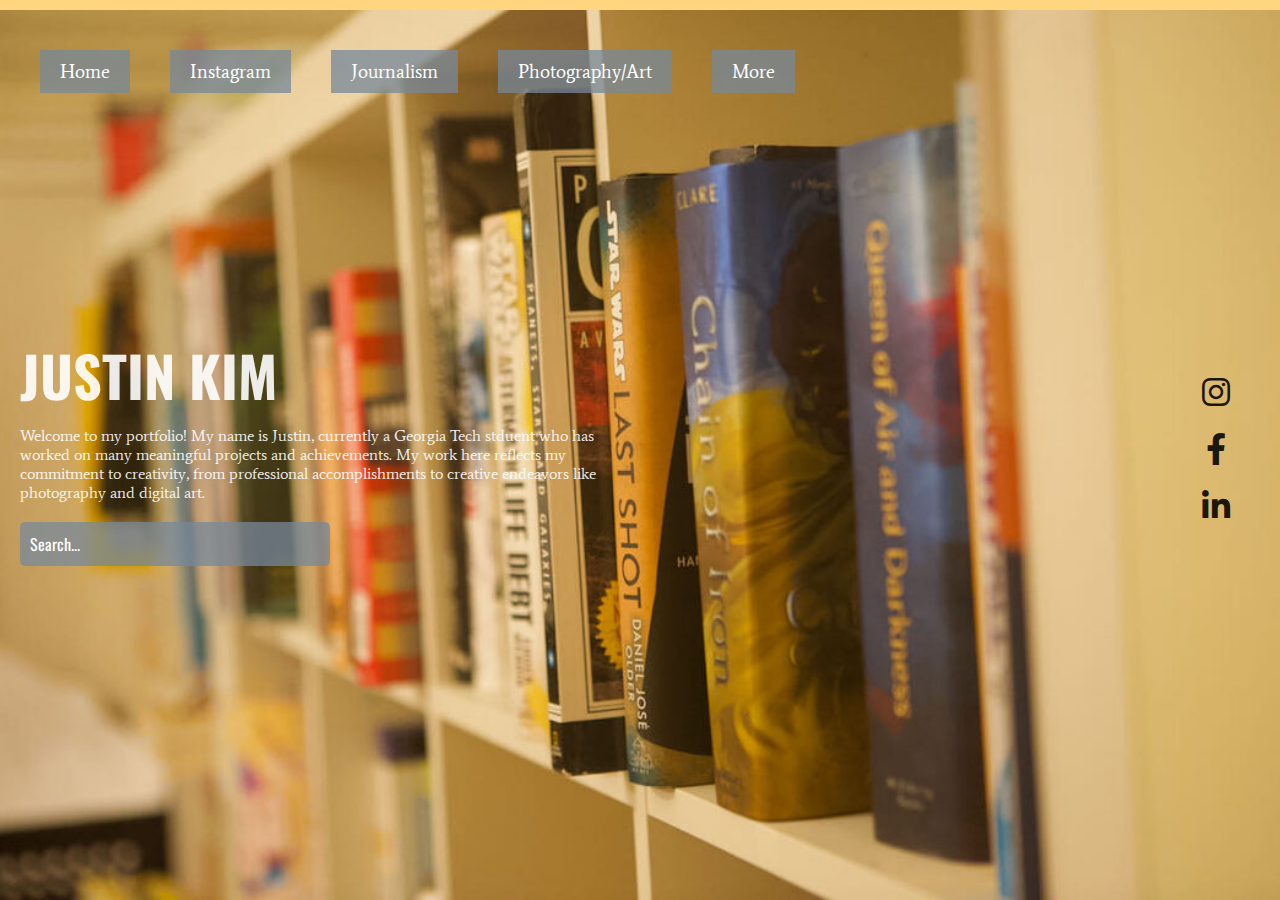
<file: index.html>
<!DOCTYPE html>
<html lang="en">
<head>
    <meta charset="UTF-8">
    <meta name="viewport" content="width=device-width, initial-scale=1.0">
    <title>Portfolio</title>
    <link rel="stylesheet" href="styles.css">
    <link rel="stylesheet" href="https://cdnjs.cloudflare.com/ajax/libs/font-awesome/6.0.0-beta3/css/all.min.css"> 
    <link rel="preconnect" href="https://fonts.googleapis.com">
    <link rel="preconnect" href="https://fonts.gstatic.com" crossorigin>
    <link href="https://fonts.googleapis.com/css2?family=Average&family=Oswald:wght@200..700&display=swap" rel="stylesheet">


</head>
<body>
    <div class="background">
        <div class="overlay">
            <div class="subdirectory-background"></div>
            <nav>
                <ul class="menu">
                    <li><a href="index.html">Home</a></li>
                    <li><a href="social.html">Instagram</a></li>
                    <li><a href="journalism.html">Journalism</a></li>
                    <li><a href="art.html">Photography/Art</a></li>
                    <li class="dropdown">
                        <a href="#">More</a>
                        <ul class="submenu">
                            <li><a href="about.html">About Me</a></li>
                            <li><a href="awards.html">Awards</a></li>
                        </ul>
                    </li>
                </ul>
            </nav>
            <div class="content">
                <h1>JUSTIN KIM</h1>
                <p>Welcome to my portfolio! My name is Justin, currently a Georgia Tech stduent who has worked on many meaningful projects and achievements. My work here reflects my commitment to creativity, from professional accomplishments to creative endeavors like photography and digital art.</p>

                <div class="search-container">
                    <form id="search-form">
                        <input type="text" placeholder="Search..." class="search-bar" id="search-input">
                    </form>
                </div>
            </div>
            
            <div class="social-icons">
                <a href="https://www.instagram.com/taeho.kk/" target="_blank"><i class="fab fa-instagram"></i></a>
                <a href="https://www.facebook.com/people/Justin-Kim/pfbid02RrtwVBRADNbWeZrnFky9z2SS1nnNF9YLfyHQ5C5yXfsktbsQ4ByX4vkNssaiiLyvl/" target="_blank"><i class="fab fa-facebook-f"></i></a>
                <a href="https://www.linkedin.com/in/justin-kim-5a8902293" target="_blank"><i class="fab fa-linkedin-in"></i></a>
            </div>
        </div>
    </div>
    <script>
        document.getElementById('search-form').addEventListener('submit', function(event) {
            event.preventDefault();
            const query = document.getElementById('search-input').value.toLowerCase();
            if (query.includes('instagram')) {
                window.location.href = 'social.html';
            } else if (query.includes('journalism')) {
                window.location.href = 'journalism.html';
            } else if (query.includes('photography') || query.includes('art')) {
                window.location.href = 'art.html';
            } else if (query.includes('about')) {
                window.location.href = 'about.html';
            } else if (query.includes('awards')) {
                window.location.href = 'awards.html';
            } else {
                alert('No matching page found.');
            }
        });
    </script>
</body>
</html>
</file>
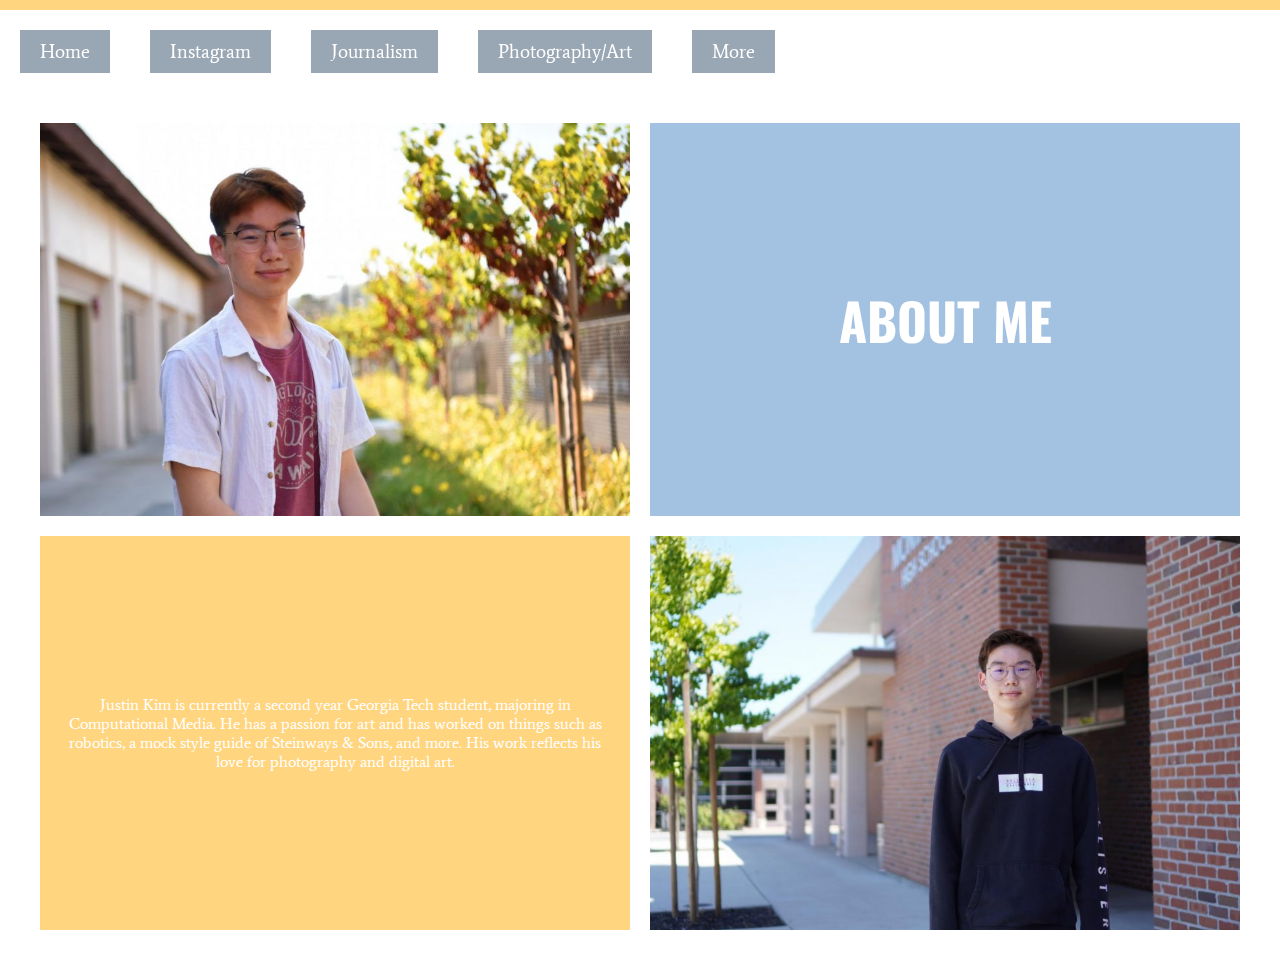
<file: about.html>
<!DOCTYPE html>
<html lang="en">
<head>
    <meta charset="UTF-8">
    <meta name="viewport" content="width=device-width, initial-scale=1.0">
    <title>About Me</title>
    <link rel="preconnect" href="https://fonts.googleapis.com">
    <link rel="preconnect" href="https://fonts.gstatic.com" crossorigin>
    <link href="https://fonts.googleapis.com/css2?family=Average&family=Oswald:wght@200..700&display=swap" rel="stylesheet">
    <link rel="stylesheet" href="styles.css">
    <style>
        /* General Reset */
        * {
            margin: 0;
            padding: 0;
            box-sizing: border-box;
        }

        /* Background */
        .subdirectory-background {
            background-color: #FFD580; /* Lighter pastel orange */
            height: 10px;
            width: 100vw;
            position: fixed;
            top: 0;
            left: 0;
            box-sizing: border-box;
        }

        /* Menu */
        nav {
            margin-top: 20px;
        }

        ul.menu {
            list-style: none;
            display: flex;
            justify-content: flex-start;
        }

        ul.menu li {
            margin: 20px;
            position: relative;
        }

        ul.menu li a {
            font-family: 'Average', sans-serif;
            font-weight: normal;
            font-size: 1.2rem;
            color: white;
            text-decoration: none;
            padding: 10px 20px;
            background-color: rgba(119, 136, 153, 0.75);
        }

        ul.menu li ul.submenu {
            display: none;
            position: absolute;
            top: 100%;
            left: 0;
            background-color: rgba(119, 136, 153, 0.75);
            list-style: none;
            padding: 0;
        }

        ul.menu li:hover ul.submenu {
            display: block;
        }

        ul.menu li ul.submenu li {
            margin: 0;
        }

        ul.menu li ul.submenu li a {
            padding: 10px 20px;
        }

        /* Puzzle Layout */
        .puzzle-layout {
            display: flex;
            flex-wrap: wrap;
            justify-content: center;
            align-items: center;
            gap: 20px;
            padding: 20px;
            margin: 20px;
        }

        .image-container, .rectangle {
            flex: 1 1 45%; /* Allow items to grow and shrink, with a base size of 45% */
            max-width: 900px;
            max-height: 600px;
            display: flex;
            justify-content: center;
            align-items: center;
            aspect-ratio: 3 / 2; /* Maintain 900x600 aspect ratio */
        }

        .image-container img {
            width: 100%;
            height: 100%;
            object-fit: cover;
        }

        .rectangle {
            background-color: beige;
        }

        .rectangle.midnight-blue {
            background-color: #A3C1E1; /* Lighter pastel blue */
            display: flex;
            justify-content: center;
            align-items: center;
        }

        .rectangle.midnight-blue h2 {
            font-family: 'Oswald', sans-serif;
            font-weight: bold;
            color: white;
            font-size: 4vw; /* Responsive font size */
            text-align: center;
        }

        .rectangle.yellow {
            background-color: #FFD580; /* Lighter pastel orange */
        }

        .rectangle.yellow p {
            font-family: 'Average', sans-serif;
            font-size: 12pt;
            color: white;
            text-align: center;
            padding: 20px;
        }
    </style>
</head>
<body>
    <div class="subdirectory-background"></div>
    <nav>
        <ul class="menu">
            <li><a href="index.html">Home</a></li>
            <li><a href="social.html">Instagram</a></li>
            <li><a href="journalism.html">Journalism</a></li>
            <li><a href="art.html">Photography/Art</a></li>
            <li class="dropdown">
                <a href="#">More</a>
                <ul class="submenu">
                    <li><a href="about.html">About Me</a></li>
                    <li><a href="awards.html">Awards</a></li>
                </ul>
            </li>
        </ul>
    </nav>

    <div class="puzzle-layout">
        <div class="image-container">
            <img src="assets/images/white.jpeg" alt="Image 1">
        </div>
        <div class="rectangle midnight-blue">
            <h2>ABOUT ME</h2>
        </div>
        <div class="rectangle yellow">
            <p>
                Justin Kim is currently a second year Georgia Tech student, majoring in Computational Media. He has a passion for art and has worked on things such as robotics, a mock style guide of Steinways & Sons, and more. His work reflects his love for photography and digital art.
            </p>
        </div>
        <div class="image-container">
            <img src="assets/images/wide.jpg" alt="Image 2">
        </div>
    </div>
</body>
</html>
</file>
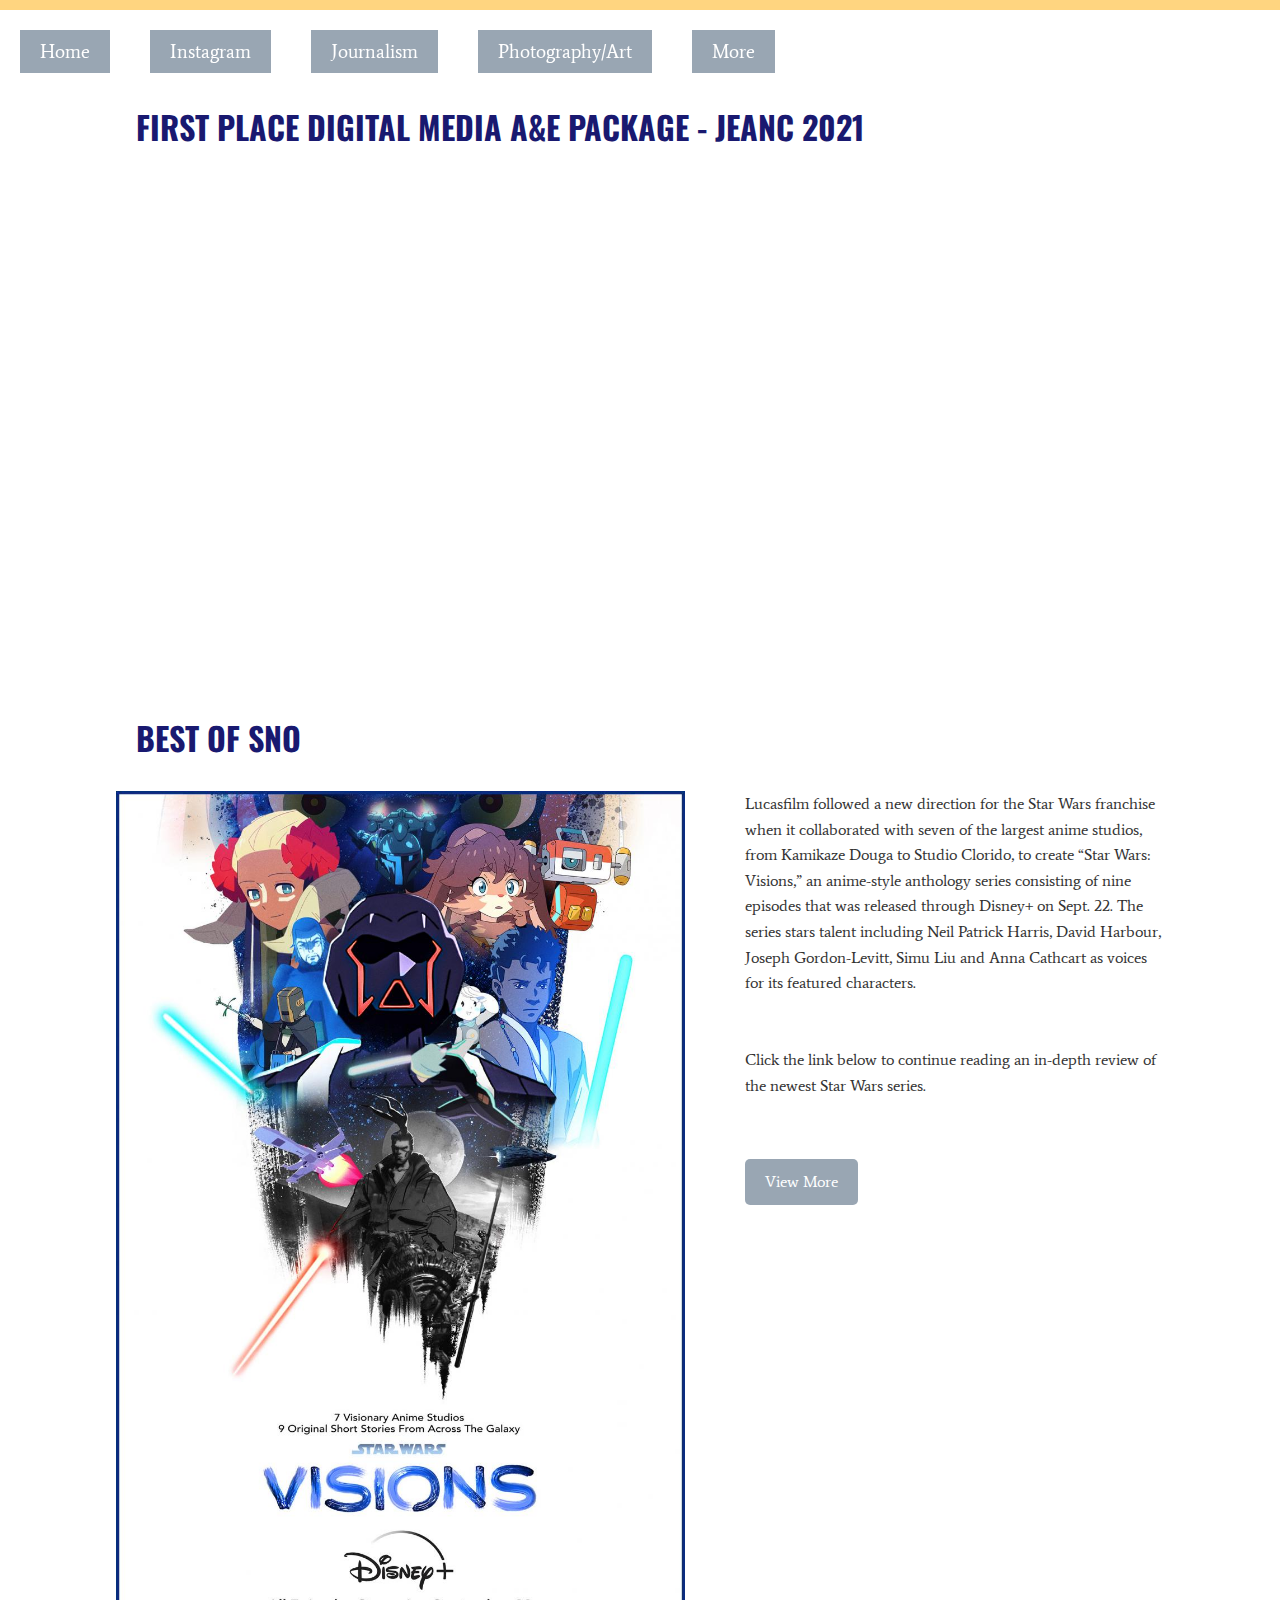
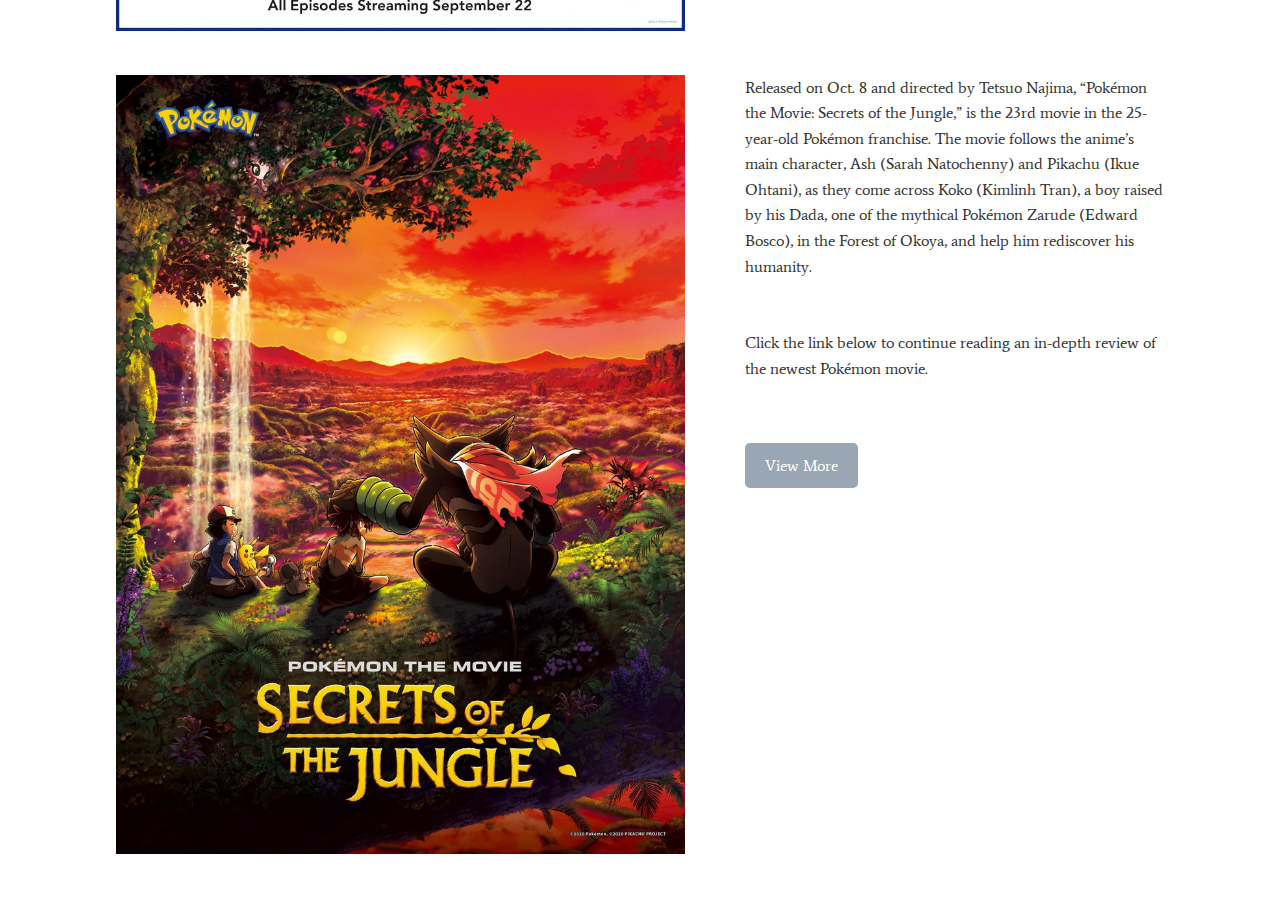
<file: awards.html>
<!DOCTYPE html>
<html lang="en">
<head>
    <meta charset="UTF-8">
    <meta name="viewport" content="width=device-width, initial-scale=1.0">
    <title>Awards</title>
    <link rel="preconnect" href="https://fonts.googleapis.com">
    <link rel="preconnect" href="https://fonts.gstatic.com" crossorigin>
    <link href="https://fonts.googleapis.com/css2?family=Average&family=Oswald:wght@200..700&display=swap" rel="stylesheet">
    <link rel="stylesheet" href="styles.css"> <!-- Link to your CSS file -->
    <style>
        .awards-section {
            text-align: left;
            margin: 0 1in;
        }

        .awards-section h1 {
            font-family: 'Oswald', sans-serif;
            font-weight: 700;
            color: #191970; /* Midnight blue color */
            font-size: 2em; /* Adjust the size if necessary */
        }

        .spacer-30 {
            height: 30px;
        }
    </style>
</head>
<body>
    <div class="subdirectory-background"></div>
    <nav>
        <ul class="menu">
            <li><a href="index.html">Home</a></li>
            <li><a href="social.html">Instagram</a></li>
            <li><a href="journalism.html">Journalism</a></li>
            <li><a href="art.html">Photography/Art</a></li>
            <li class="dropdown">
                <a href="#">More</a>
                <ul class="submenu">
                    <li><a href="about.html">About Me</a></li>
                    <li><a href="awards.html">Awards</a></li>
                </ul>
            </li>
        </ul>
    </nav>

    <div class="awards-section">
        <h1>First Place Digital Media A&E Package - JEanc 2021</h1>
        <div class="spacer-30"></div>

        <iframe class="embed-frame" src="https://opendomainplus.wixsite.com/thisispackage"></iframe>
        <div class="spacer-30"></div>

        <h1>BEST OF SNO</h1>
        <div class="spacer-30"></div>

        <div class="posters">
            <div class="poster-item">
                <img src="assets/images/star-wars-visions-poster-english-full-1.jpeg" alt="Poster 1" class="poster">
            </div>
            <div class="poster-summary">
                <p>Lucasfilm followed a new direction for the Star Wars franchise when it collaborated with seven of the largest anime studios, from Kamikaze Douga to Studio Clorido, to create “Star Wars: Visions,” an anime-style anthology series consisting of nine episodes that was released through Disney+ on Sept. 22. The series stars talent including Neil Patrick Harris, David Harbour, Joseph Gordon-Levitt, Simu Liu and Anna Cathcart as voices for its featured characters.
                </p>
                <br><br>
                <p>Click the link below to continue reading an in-depth review of the newest Star Wars series.</p>
                <br><br>
                <a href="https://elestoque.org/2021/09/30/entertainment/star-wars-visions-breathes-new-life-into-the-franchise/" class="button" target="_blank">View More</a>
            </div>
        </div>

        <div class="posters">
            <div class="poster-item">
                <img src="assets/images/poster.jpeg" alt="Poster 2" class="poster">
            </div>
            <div class="poster-summary">
                <p>Released on Oct. 8 and directed by Tetsuo Najima, “Pokémon the Movie: Secrets of the Jungle,” is the 23rd movie in the 25-year-old Pokémon franchise. The movie follows the anime’s main character, Ash (Sarah Natochenny) and Pikachu (Ikue Ohtani), as they come across Koko (Kimlinh Tran), a boy raised by his Dada, one of the mythical Pokémon Zarude (Edward Bosco), in the Forest of Okoya, and help him rediscover his humanity.
                </p>
                <br><br>
                <p>Click the link below to continue reading an in-depth review of the newest Pokémon movie.</p>
                <br><br>
                <a href="https://elestoque.org/2021/10/08/entertainment/pokemon-the-movie-secrets-of-the-jungle-review/" class="button" target="_blank">View More</a>
            </div>
        </div>
    </div>
</body>
</html>
</file>
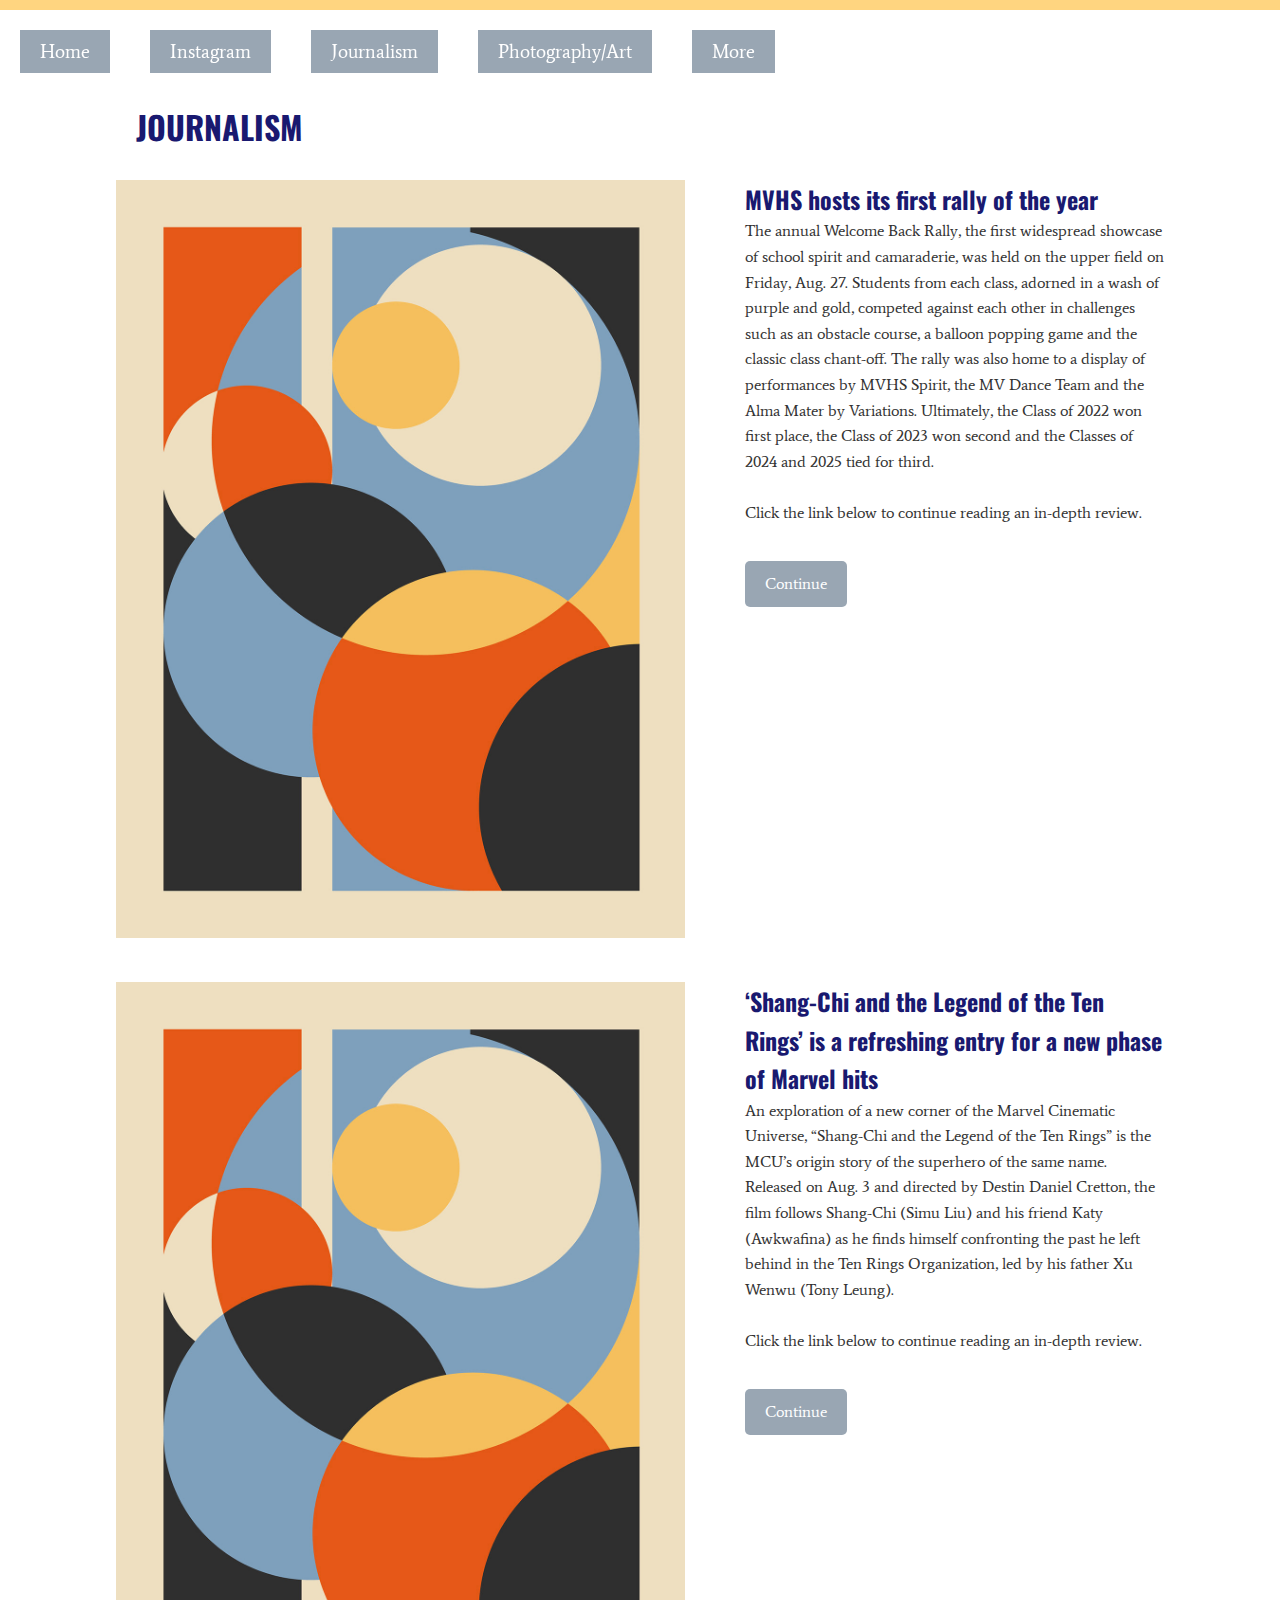
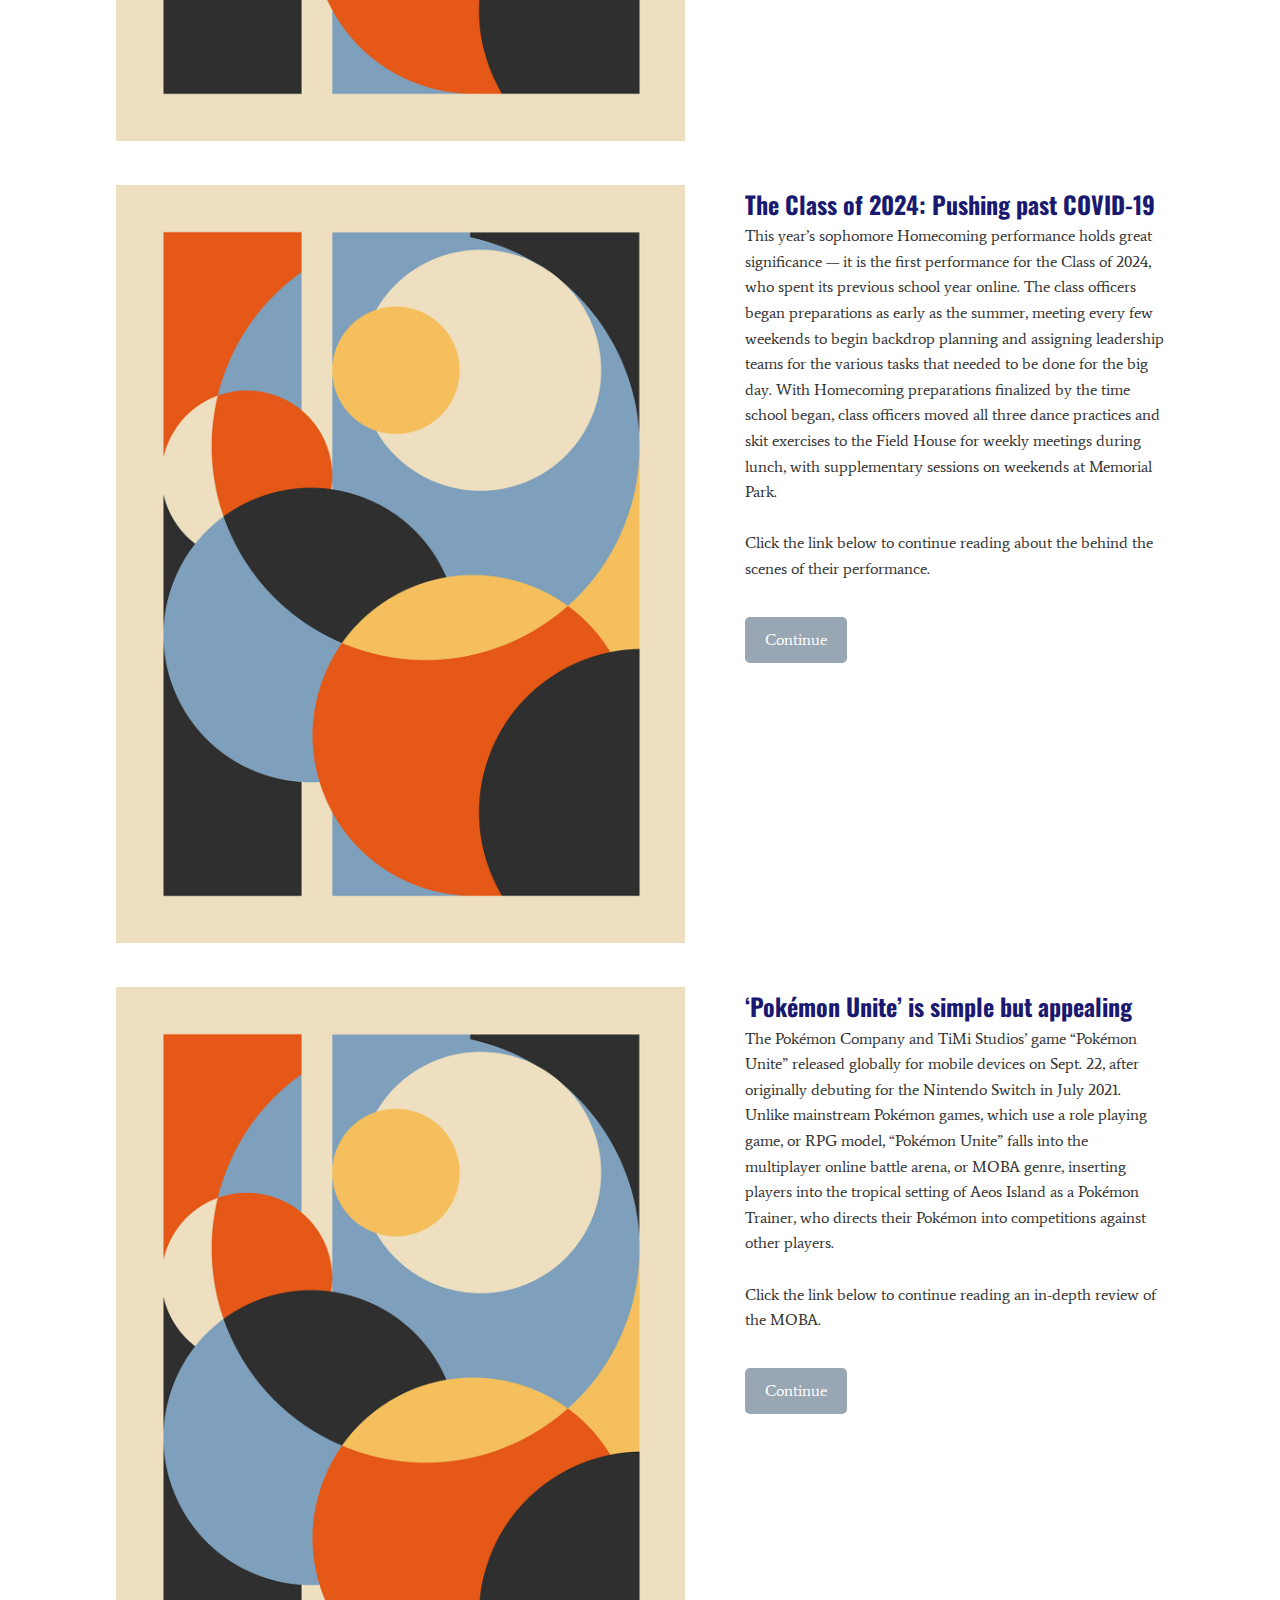
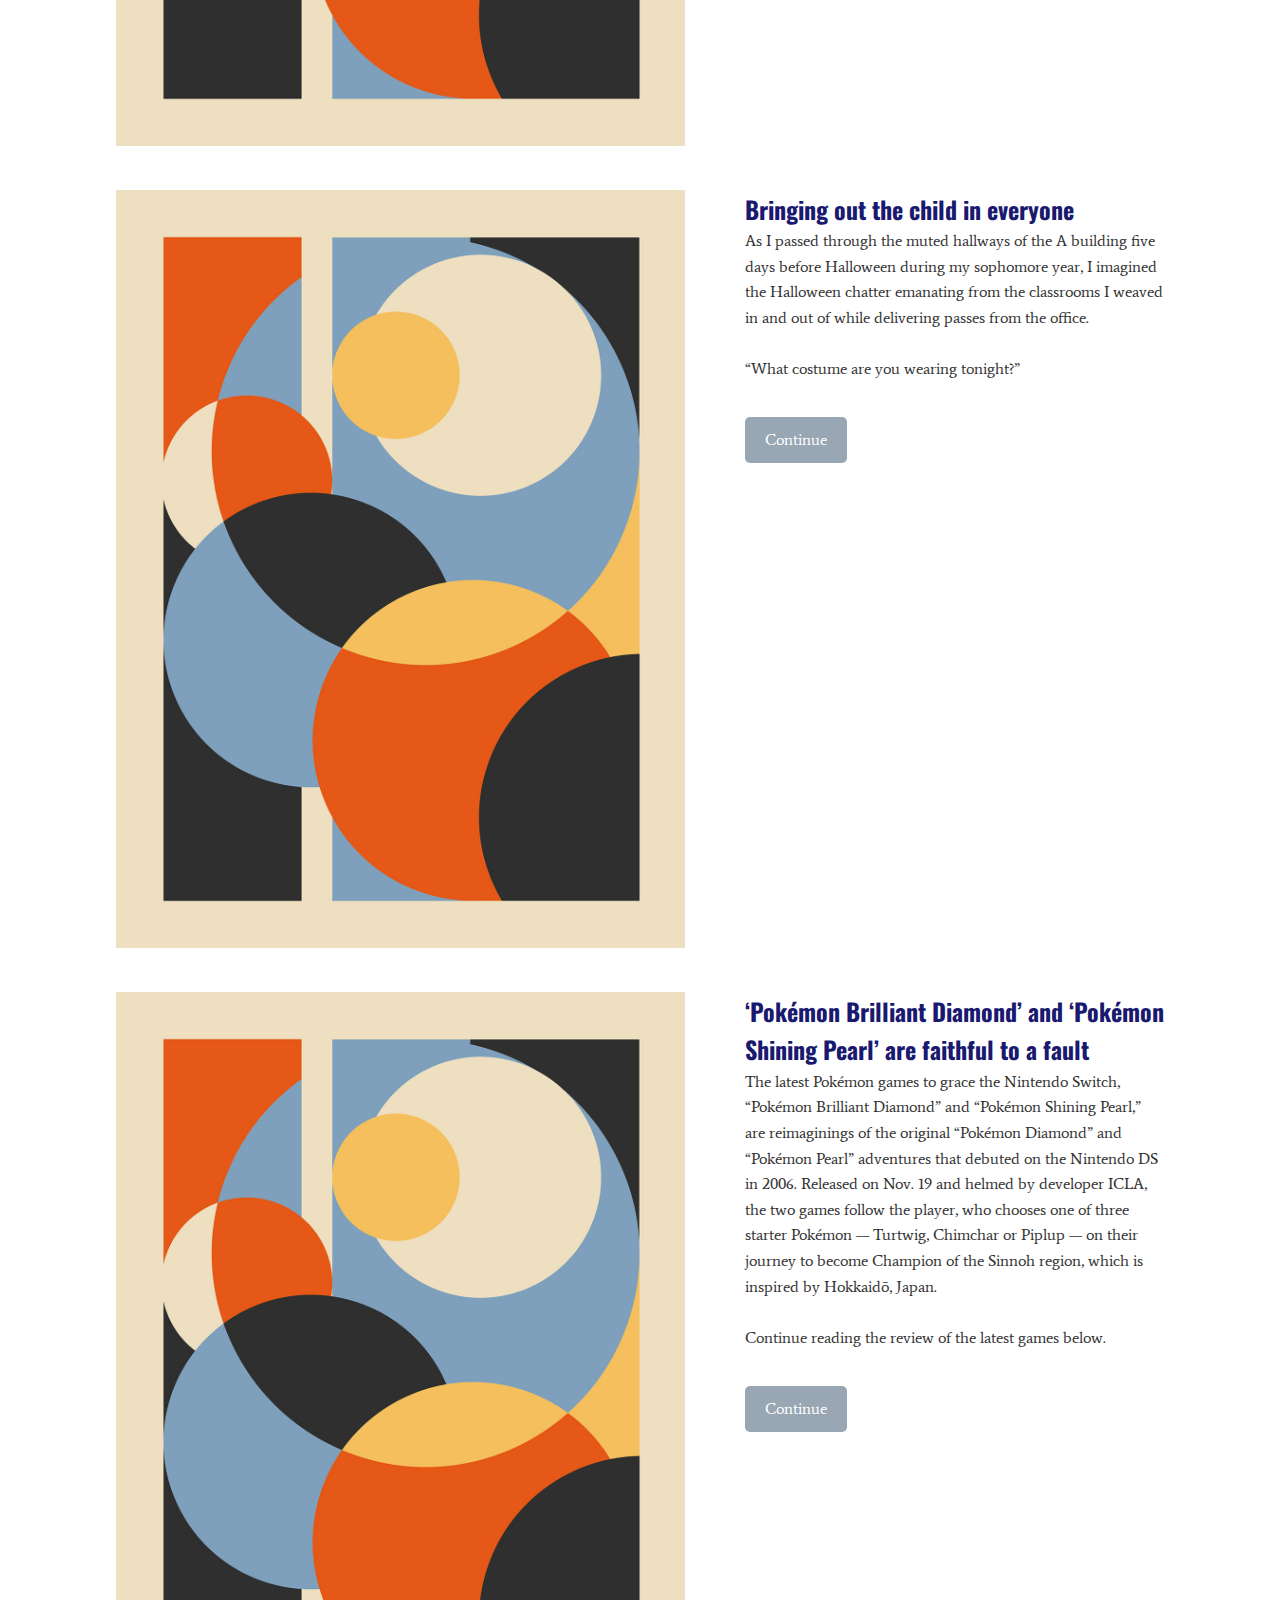
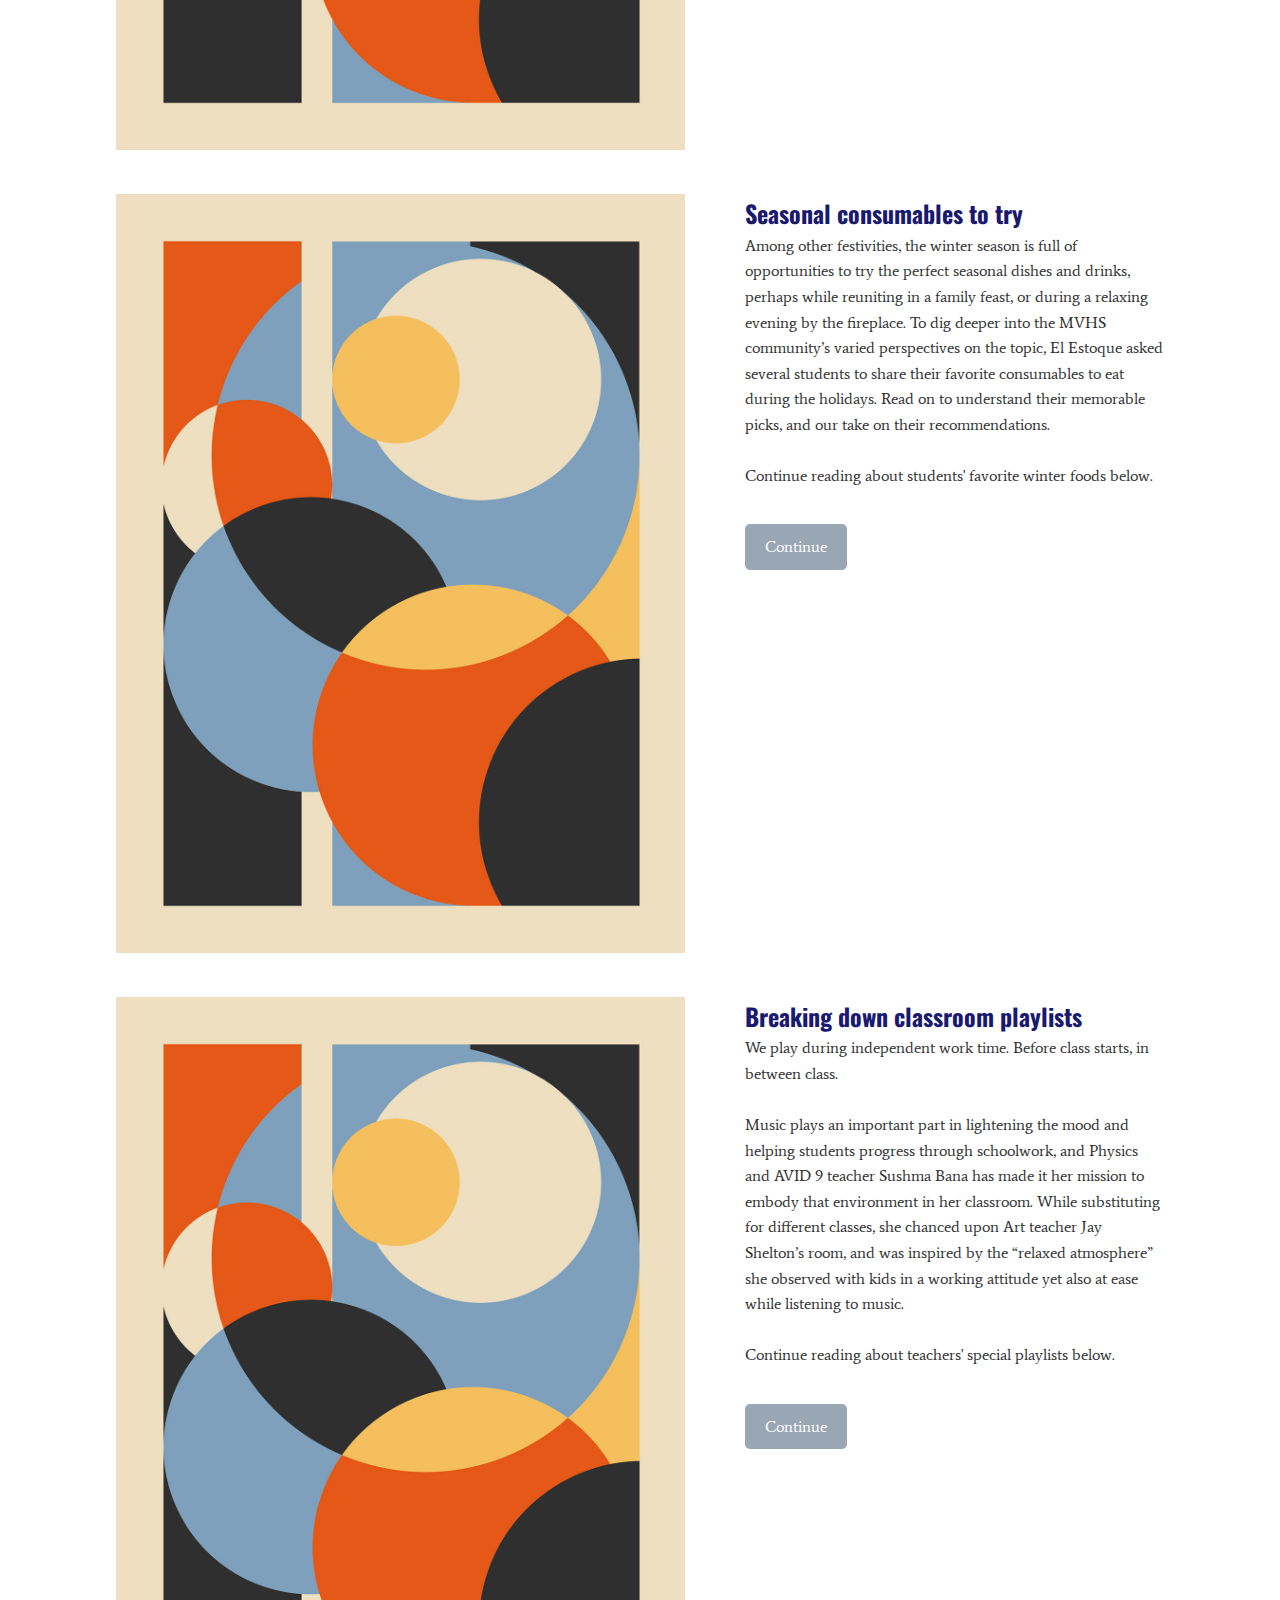
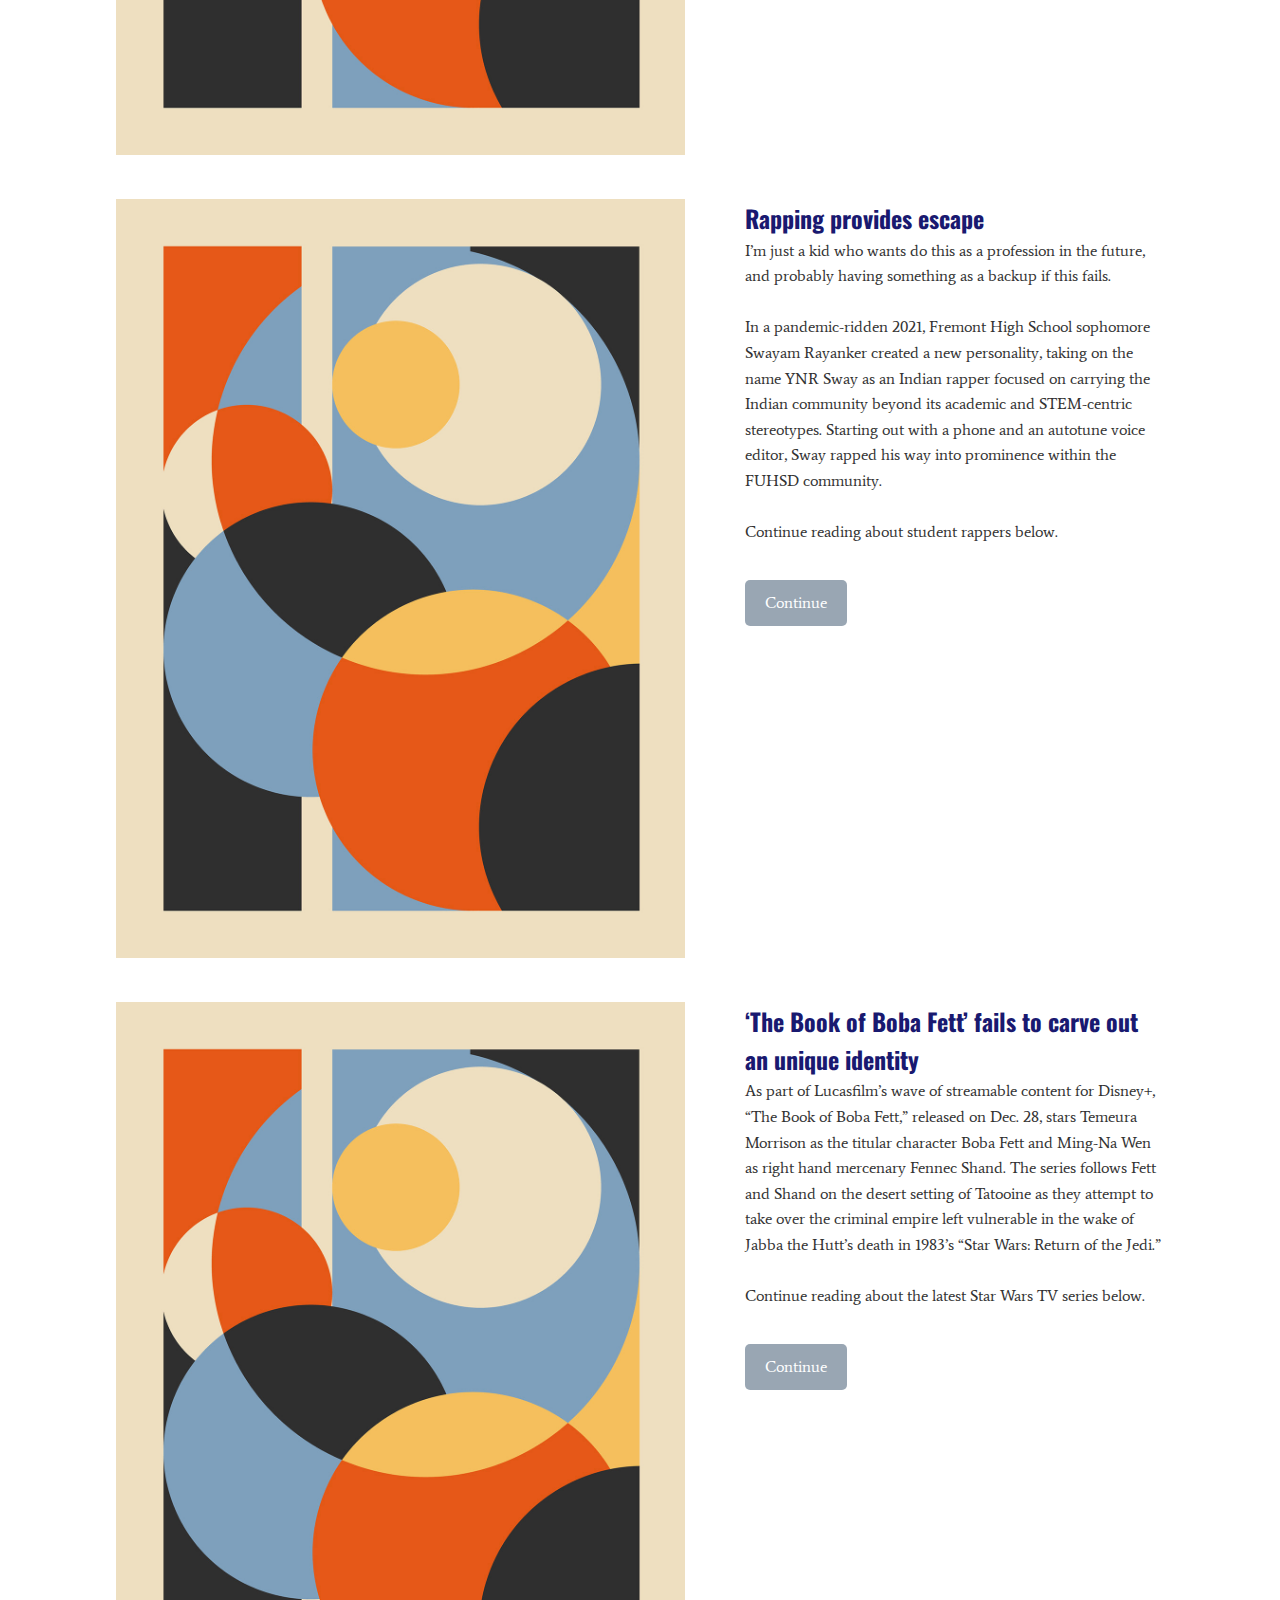
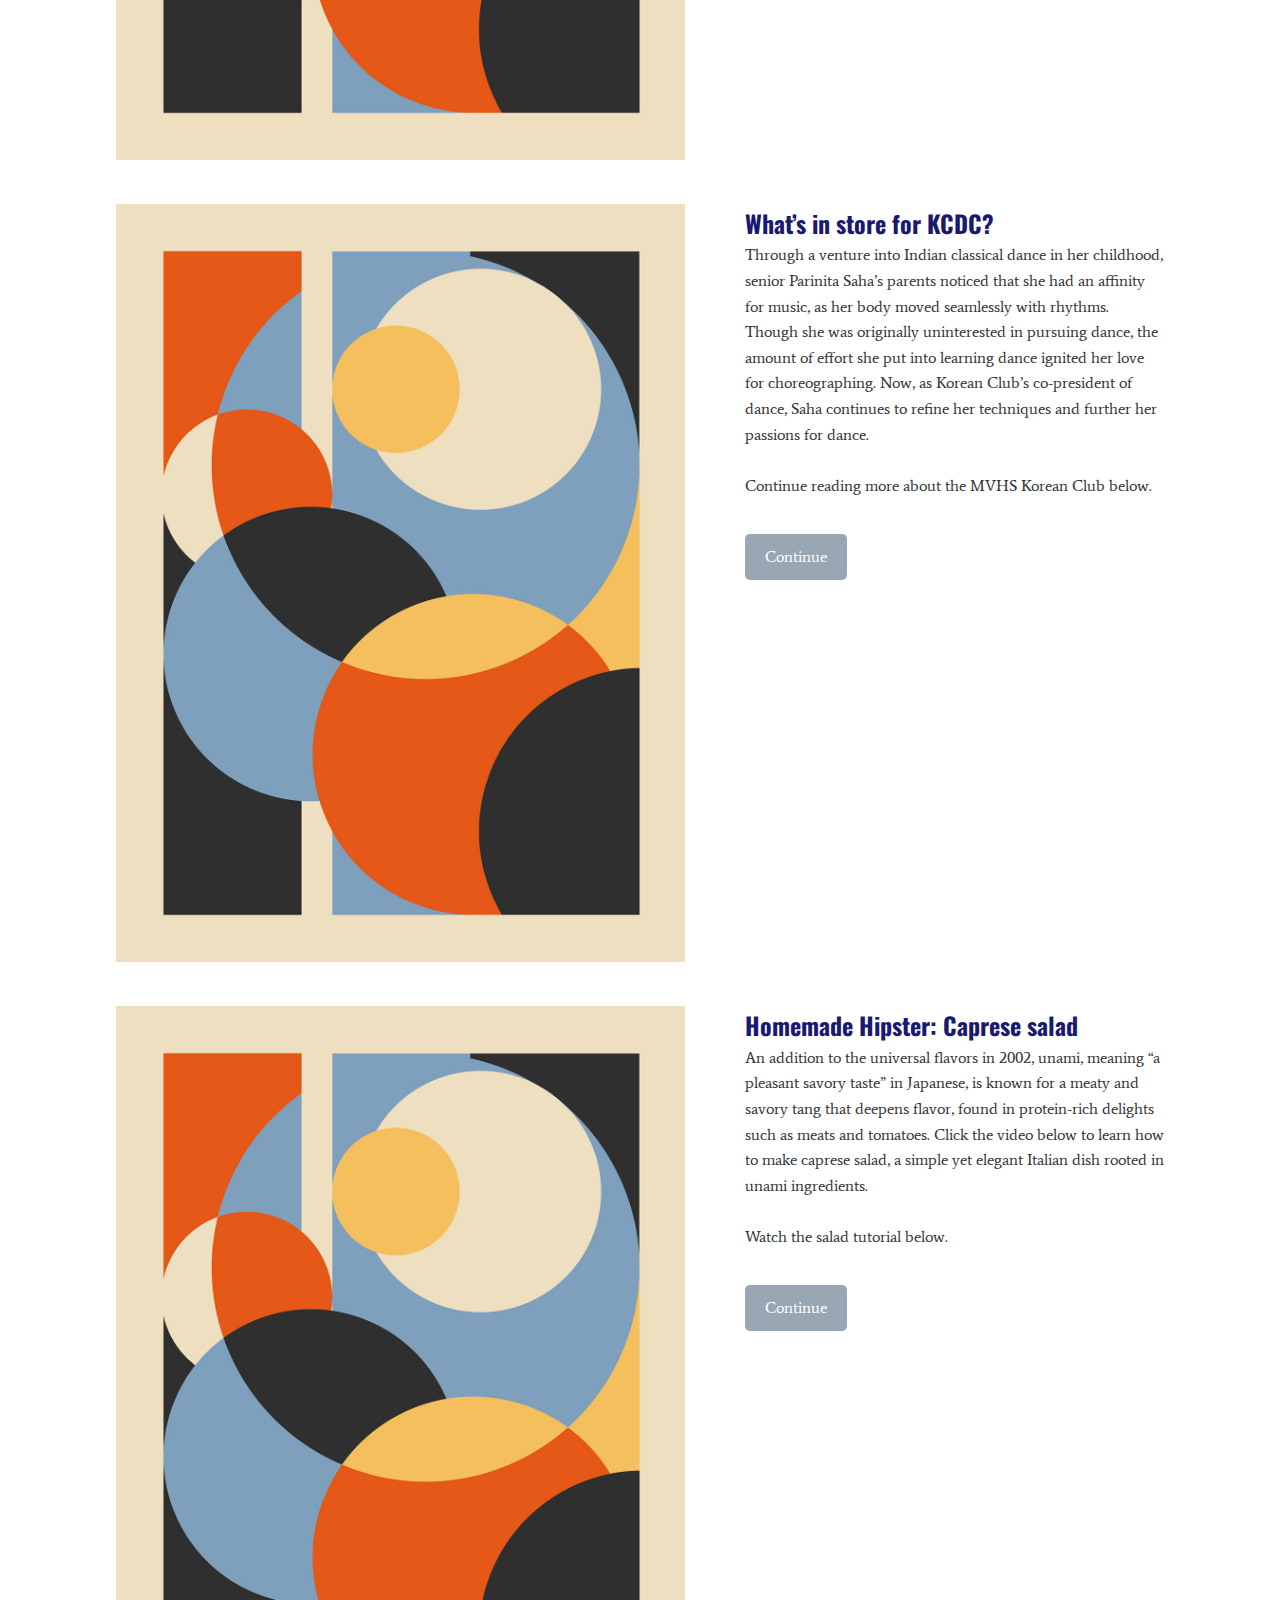
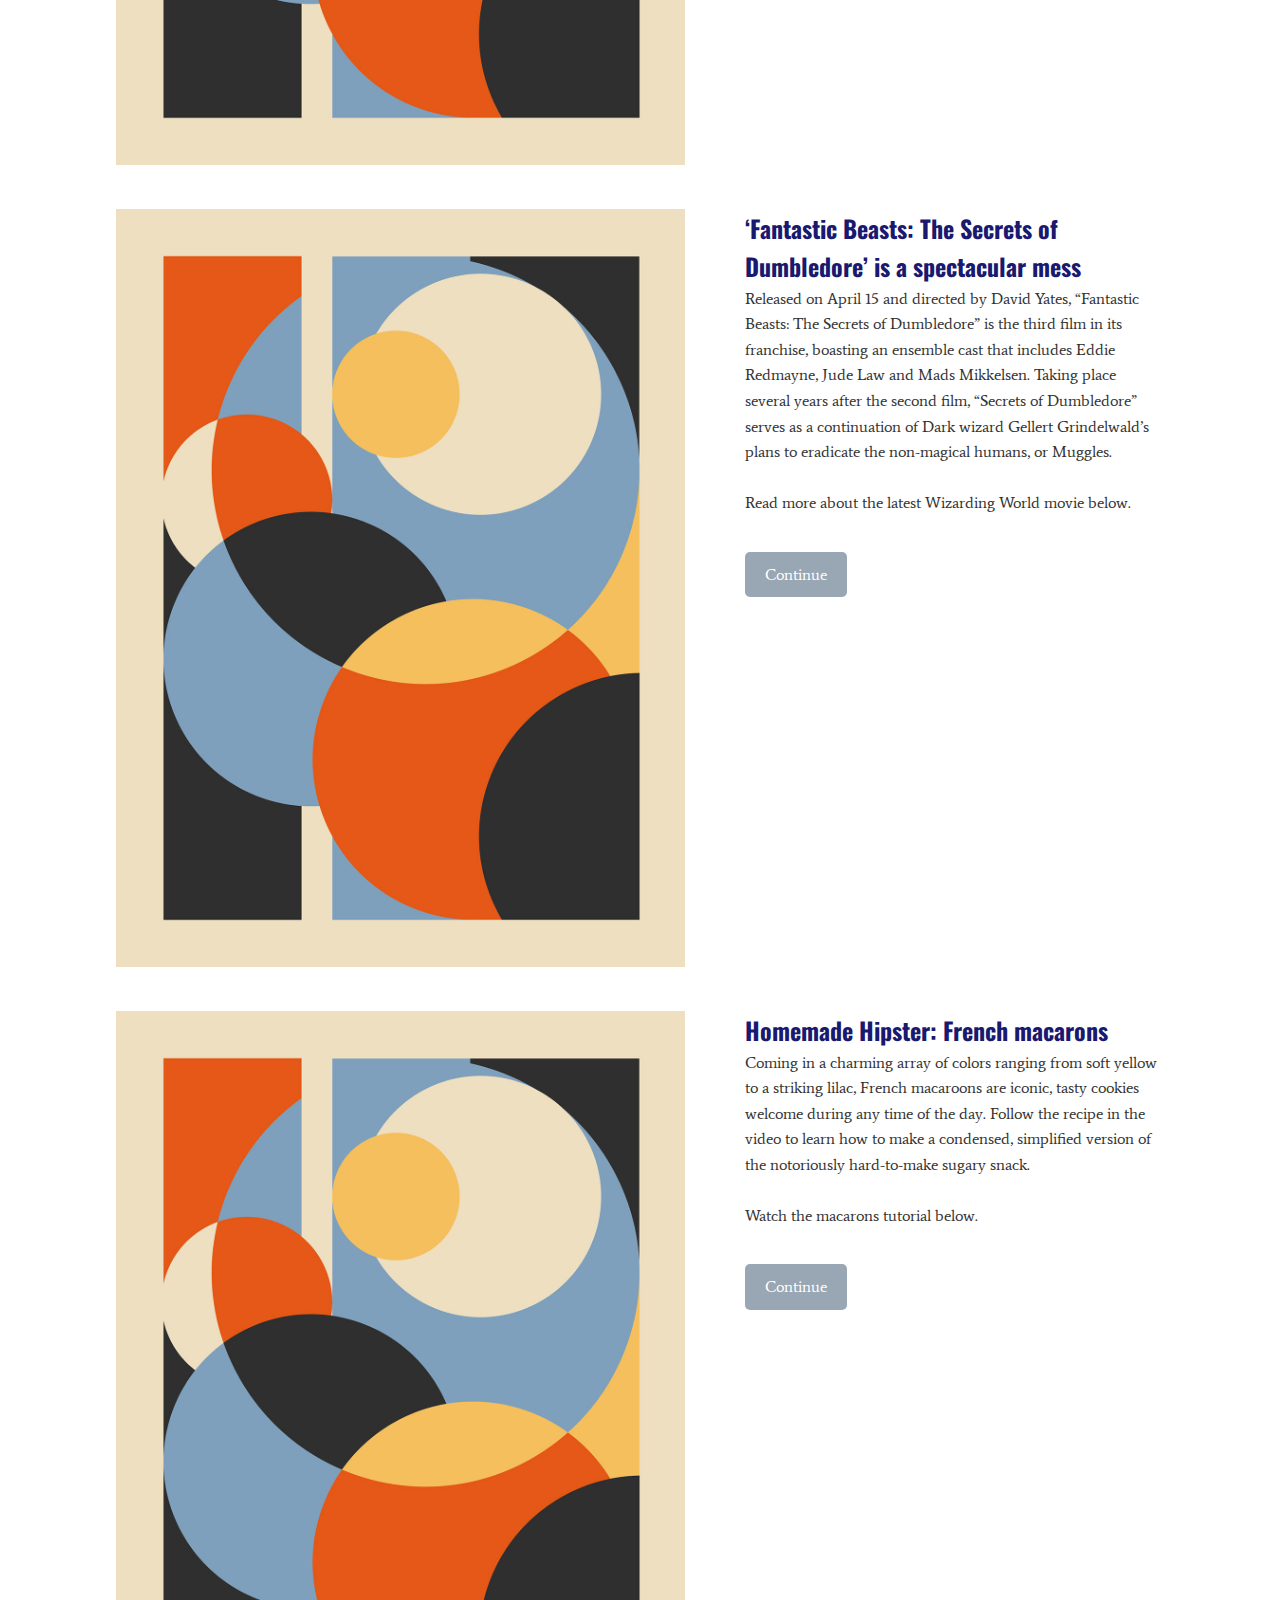
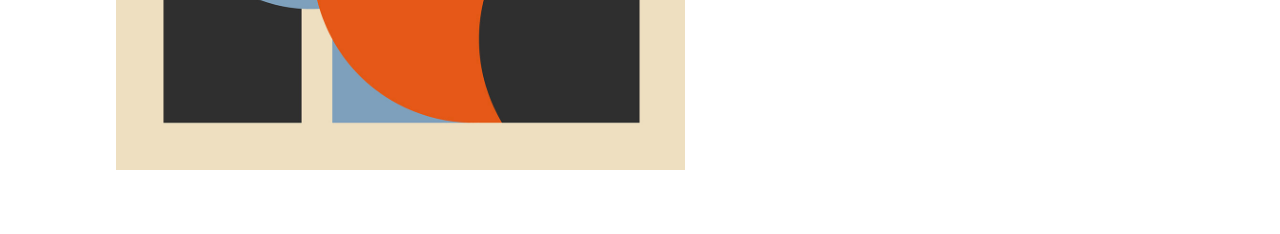
<file: journalism.html>
<!DOCTYPE html>
<html lang="en">
<head>
    <meta charset="UTF-8">
    <meta name="viewport" content="width=device-width, initial-scale=1.0">
    <title>Journalism</title>
    <link rel="preconnect" href="https://fonts.googleapis.com">
    <link rel="preconnect" href="https://fonts.gstatic.com" crossorigin>
    <link href="https://fonts.googleapis.com/css2?family=Average&family=Oswald:wght@200..700&display=swap" rel="stylesheet">
    <link rel="stylesheet" href="styles.css">
    <style>
        .awards-section {
            text-align: left;
            margin: 0 1in;
        }

        .awards-section h1 {
            font-family: 'Oswald', sans-serif;
            font-weight: 700;
            color: #191970; /* Midnight blue color */
            font-size: 2em; /* Adjust the size if necessary */
        }

        .spacer-30 {
            height: 30px;
        }
    </style>
</head>
<body>
    <div class="subdirectory-background"></div>
    <nav>
        <ul class="menu">
            <li><a href="index.html">Home</a></li>
            <li><a href="social.html">Instagram</a></li>
            <li><a href="journalism.html">Journalism</a></li>
            <li><a href="art.html">Photography/Art</a></li>
            <li class="dropdown">
                <a href="#">More</a>
                <ul class="submenu">
                    <li><a href="about.html">About Me</a></li>
                    <li><a href="awards.html">Awards</a></li>
                </ul>
            </li>
        </ul>
    </nav>

    <div class="awards-section">
        <h1>Journalism</h1>
        <div class="spacer-30"></div>

        <div class="posters">
            <div class="poster-item">
                <img src="assets/images/poop.jpg" alt="Poster 2" class="poster">
            </div>
            <div class="poster-summary">
                <h2 style="font-family: 'Oswald', sans-serif; color: midnightblue;">MVHS hosts its first rally of the year
                </h2>
                <p>The annual Welcome Back Rally, the first widespread showcase of school spirit and camaraderie, was held on the upper field on Friday, Aug. 27. Students from each class, adorned in a wash of purple and gold, competed against each other in challenges such as an obstacle course, a balloon popping game and the classic class chant-off. The rally was also home to a display of performances by MVHS Spirit, the MV Dance Team and the Alma Mater by Variations. Ultimately, the Class of 2022 won first place, the Class of 2023 won second and the Classes of 2024 and 2025 tied for third.
                </p>
                <br>
                <p>Click the link below to continue reading an in-depth review.</p>
                <br>
                <a href="https://elestoque.org/2021/09/04/entertainment/mvhs-hosts-its-first-rally-of-the-year/" class="button" target="_blank">Continue</a>
            </div>
        </div>

        <div class="posters">
            <div class="poster-item">
                <img src="assets/images/poop.jpg" alt="Poster 2" class="poster">
            </div>
            <div class="poster-summary">
                <h2 style="font-family: 'Oswald', sans-serif; color: midnightblue;">‘Shang-Chi and the Legend of the Ten Rings’ is a refreshing entry for a new phase of Marvel hits</h2>
                <p>An exploration of a new corner of the Marvel Cinematic Universe, “Shang-Chi and the Legend of the Ten Rings” is the MCU’s origin story of the superhero of the same name. Released on Aug. 3 and directed by Destin Daniel Cretton, the film follows Shang-Chi (Simu Liu) and his friend Katy (Awkwafina) as he finds himself confronting the past he left behind in the Ten Rings Organization, led by his father Xu Wenwu (Tony Leung).


                </p>
                <br>
                <p>Click the link below to continue reading an in-depth review.</p>
                <br>
                <a href="https://elestoque.org/2021/09/07/entertainment/shang-chi-and-the-legend-of-the-ten-rings-is-a-refreshing-entry-for-a-new-phase-of-marvel-hits/" class="button" target="_blank">Continue</a>
            </div>
        </div>

        <div class="posters">
            <div class="poster-item">
                <img src="assets/images/poop.jpg" alt="Poster 2" class="poster">
            </div>
            <div class="poster-summary">
                <h2 style="font-family: 'Oswald', sans-serif; color: midnightblue;">The Class of 2024: Pushing past COVID-19</h2>
                <p>This year’s sophomore Homecoming performance holds great significance — it is the first performance for the Class of 2024, who spent its previous school year online. The class officers began preparations as early as the summer, meeting every few weekends to begin backdrop planning and assigning leadership teams for the various tasks that needed to be done for the big day. With Homecoming preparations finalized by the time school began, class officers moved all three dance practices and skit exercises to the Field House for weekly meetings during lunch, with supplementary sessions on weekends at Memorial Park.

                </p>
                <br>
                <p>Click the link below to continue reading about the behind the scenes of their performance.</p>
                <br>
                <a href="https://elestoque.org/2021/09/17/uncategorized/the-class-of-2024-pushing-past-covid-19//" class="button" target="_blank">Continue</a>
            </div>
        </div>

        <div class="posters">
            <div class="poster-item">
                <img src="assets/images/poop.jpg" alt="Poster 2" class="poster">
            </div>
            <div class="poster-summary">
                <h2 style="font-family: 'Oswald', sans-serif; color: midnightblue;">‘Pokémon Unite’ is simple but appealing

                </h2>
                <p>The Pokémon Company and TiMi Studios’ game “Pokémon Unite” released globally for mobile devices on Sept. 22, after originally debuting for the Nintendo Switch in July 2021. Unlike mainstream Pokémon games, which use a role playing game, or RPG model, “Pokémon Unite” falls into the multiplayer online battle arena, or MOBA genre, inserting players into the tropical setting of Aeos Island as a Pokémon Trainer, who directs their Pokémon into competitions against other players.
                </p>
                <br>
                <p>Click the link below to continue reading an in-depth review of the MOBA.</p>
                <br>
                <a href="https://elestoque.org/2021/09/30/entertainment/pokemon-unite-is-simple-but-appealing/" class="button" target="_blank">Continue</a>
            </div>
        </div>

        <div class="posters">
            <div class="poster-item">
                <img src="assets/images/poop.jpg" alt="Poster 2" class="poster">
            </div>
            <div class="poster-summary">
                <h2 style="font-family: 'Oswald', sans-serif; color: midnightblue;">Bringing out the child in everyone

                </h2>
                <p>As I passed through the muted hallways of the A building five days before Halloween during my sophomore year, I imagined the Halloween chatter emanating from the classrooms I weaved in and out of while delivering passes from the office.
                </p>
                <br>
                <p>“What costume are you wearing tonight?”</p>
                <br>
                <a href="https://elestoque.org/2021/10/29/uncategorized/bringing-out-the-child-in-everyone/" class="button" target="_blank">Continue</a>
            </div>
        </div>

        <div class="posters">
            <div class="poster-item">
                <img src="assets/images/poop.jpg" alt="Poster 2" class="poster">
            </div>
            <div class="poster-summary">
                <h2 style="font-family: 'Oswald', sans-serif; color: midnightblue;">‘Pokémon Brilliant Diamond’ and ‘Pokémon Shining Pearl’ are faithful to a fault</h2>
                <p>The latest Pokémon games to grace the Nintendo Switch, “Pokémon Brilliant Diamond” and “Pokémon Shining Pearl,” are reimaginings of the original “Pokémon Diamond” and “Pokémon Pearl” adventures that debuted on the Nintendo DS in 2006. Released on Nov. 19 and helmed by developer ICLA, the two games follow the player, who chooses one of three starter Pokémon — Turtwig, Chimchar or Piplup — on their journey to become Champion of the Sinnoh region, which is inspired by Hokkaidō, Japan.
                </p>
                <br>
                <p>Continue reading the review of the latest games below.</p>
                <br>
                <a href="https://elestoque.org/2021/11/28/entertainment/pokemon-brilliant-diamond-and-shining-pearl-are-faithful-to-a-fault/" class="button" target="_blank">Continue</a>
            </div>
        </div>

        <div class="posters">
            <div class="poster-item">
                <img src="assets/images/poop.jpg" alt="Poster 2" class="poster">
            </div>
            <div class="poster-summary">
                <h2 style="font-family: 'Oswald', sans-serif; color: midnightblue;">Seasonal consumables to try</h2>
                <p>Among other festivities, the winter season is full of opportunities to try the perfect seasonal dishes and drinks, perhaps while reuniting in a family feast, or during a relaxing evening by the fireplace. To dig deeper into the MVHS community’s varied perspectives on the topic, El Estoque asked several students to share their favorite consumables to eat during the holidays. Read on to understand their memorable picks, and our take on their recommendations.
                </p>
                <br>
                <p>Continue reading about students' favorite winter foods below.</p>
                <br>
                <a href="https://elestoque.org/2021/12/10/entertainment/seasonal-consumables-to-try/" class="button" target="_blank">Continue</a>
            </div>
        </div>

        <div class="posters">
            <div class="poster-item">
                <img src="assets/images/poop.jpg" alt="Poster 2" class="poster">
            </div>
            <div class="poster-summary">
                <h2 style="font-family: 'Oswald', sans-serif; color: midnightblue;">Breaking down classroom playlists</h2>
                <p> We play during independent work time. Before class starts, in between class. 
                </p>
                <br>
                <p>Music plays an important part in lightening the mood and helping students progress through schoolwork, and Physics and AVID 9 teacher Sushma Bana has made it her mission to embody that environment in her classroom. While substituting for different classes, she chanced upon Art teacher Jay Shelton’s room, and was inspired by the “relaxed atmosphere” she observed with kids in a working attitude yet also at ease while listening to music. 
                </p>
                <br>
                <p>Continue reading about teachers' special playlists below.</p>
                <br>
                <a href="https://elestoque.org/2022/02/01/entertainment/breaking-down-classroom-playlists/" class="button" target="_blank">Continue</a>
            </div>
        </div>

        <div class="posters">
            <div class="poster-item">
                <img src="assets/images/poop.jpg" alt="Poster 2" class="poster">
            </div>
            <div class="poster-summary">
                <h2 style="font-family: 'Oswald', sans-serif; color: midnightblue;">Rapping provides escape</h2>
                <p>I’m just a kid who wants do this as a profession in the future, and probably having something as a backup if this fails.
                </p>
                <br>
                <p>
                In a pandemic-ridden 2021, Fremont High School sophomore Swayam Rayanker created a new personality, taking on the name YNR Sway as an Indian rapper focused on carrying the Indian community beyond its academic and STEM-centric stereotypes. Starting out with a phone and an autotune voice editor, Sway rapped his way into prominence within the FUHSD community. 
                </p>
                <br>
                <p>Continue reading about student rappers below.</p>
                <br>
                <a href="https://elestoque.org/2022/02/12/entertainment/rapping-provides-escape/" class="button" target="_blank">Continue</a>
            </div>
        </div>

        <div class="posters">
            <div class="poster-item">
                <img src="assets/images/poop.jpg" alt="Poster 2" class="poster">
            </div>
            <div class="poster-summary">
                <h2 style="font-family: 'Oswald', sans-serif; color: midnightblue;">‘The Book of Boba Fett’ fails to carve out an unique identity</h2>
                <p>As part of Lucasfilm’s wave of streamable content for Disney+, “The Book of Boba Fett,” released on Dec. 28, stars Temeura Morrison as the titular character Boba Fett and Ming-Na Wen as right hand mercenary Fennec Shand. The series follows Fett and Shand on the desert setting of Tatooine as they attempt to take over the criminal empire left vulnerable in the wake of Jabba the Hutt’s death in 1983’s “Star Wars: Return of the Jedi.”</p>
                <br>
                <p>Continue reading about the latest Star Wars TV series below.</p>
                <br>
                <a href="https://elestoque.org/2022/02/14/entertainment/the-book-of-boba-fett-fails-to-carve-out-an-unique-identity/" class="button" target="_blank">Continue</a>
            </div>
        </div>

        <div class="posters">
            <div class="poster-item">
                <img src="assets/images/poop.jpg" alt="Poster 2" class="poster">
            </div>
            <div class="poster-summary">
                <h2 style="font-family: 'Oswald', sans-serif; color: midnightblue;">What’s in store for KCDC?</h2>
                <p>Through a venture into Indian classical dance in her childhood, senior Parinita Saha’s parents noticed that she had an affinity for music, as her body moved seamlessly with rhythms. Though she was originally uninterested in pursuing dance, the amount of effort she put into learning dance ignited her love for choreographing. Now, as Korean Club’s co-president of dance, Saha continues to refine her techniques and further her passions for dance.</p>
                <br>
                <p>Continue reading more about the MVHS Korean Club below.</p>
                <br>
                <a href="https://elestoque.org/2022/03/03/entertainment/whats-in-store-for-kcdc/" class="button" target="_blank">Continue</a>
            </div>
        </div>

        <div class="posters">
            <div class="poster-item">
                <img src="assets/images/poop.jpg" alt="Poster 2" class="poster">
            </div>
            <div class="poster-summary">
                <h2 style="font-family: 'Oswald', sans-serif; color: midnightblue;">Homemade Hipster: Caprese salad</h2>
                <p>An addition to the universal flavors in 2002, unami, meaning “a pleasant savory taste” in Japanese, is known for a meaty and savory tang that deepens flavor, found in protein-rich delights such as meats and tomatoes. Click the video below to learn how to make caprese salad, a simple yet elegant Italian dish rooted in unami ingredients.</p>
                <br>
                <p>Watch the salad tutorial below.</p>
                <br>
                <a href="https://elestoque.org/2022/04/06/entertainment/homemade-hipster-caprese-salad/" class="button" target="_blank">Continue</a>
            </div>
        </div>

        <div class="posters">
            <div class="poster-item">
                <img src="assets/images/poop.jpg" alt="Poster 2" class="poster">
            </div>
            <div class="poster-summary">
                <h2 style="font-family: 'Oswald', sans-serif; color: midnightblue;">‘Fantastic Beasts: The Secrets of Dumbledore’ is a spectacular mess</h2>
                <p>Released on April 15 and directed by David Yates, “Fantastic Beasts: The Secrets of Dumbledore” is the third film in its franchise, boasting an ensemble cast that includes Eddie Redmayne, Jude Law and Mads Mikkelsen. Taking place several years after the second film, “Secrets of Dumbledore” serves as a continuation of Dark wizard Gellert Grindelwald’s plans to eradicate the non-magical humans, or Muggles.</p>
                <br>
                <p>Read more about the latest Wizarding World movie below.</p>
                <br>
                <a href="https://elestoque.org/2022/04/20/entertainment/fantastic-beasts-the-secrets-of-dumbledore-is-a-spectacular-mess/" class="button" target="_blank">Continue</a>
            </div>
        </div>

        <div class="posters">
            <div class="poster-item">
                <img src="assets/images/poop.jpg" alt="Poster 2" class="poster">
            </div>
            <div class="poster-summary">
                <h2 style="font-family: 'Oswald', sans-serif; color: midnightblue;">Homemade Hipster: French macarons</h2>
                <p>Coming in a charming array of colors ranging from soft yellow to a striking lilac, French macaroons are iconic, tasty cookies welcome during any time of the day. Follow the recipe in the video to learn how to make a condensed, simplified version of the notoriously hard-to-make sugary snack.</p>
                <br>
                <p>Watch the macarons tutorial below.</p>
                <br>
                <a href="https://elestoque.org/2022/05/17/entertainment/homemade-hipster-french-macarons/" class="button" target="_blank">Continue</a>
            </div>
        </div>
    </div>
    
</body>
</html>
</file>
<file: styles.css>
/* General Reset */
* {
    margin: 0;
    padding: 0;
    box-sizing: border-box;
}

/* Background */
.background {
    background-image: url('assets/images/library.jpeg');
    background-size: cover;
    background-position: center;
    height: 100vh;
    display: flex;
    flex-direction: column;
    justify-content: start;
    padding: 20px;
}

.subdirectory-background {
    background-color: #FFD580; /* Lighter pastel orange */
    height: 10px;
    width: 100vw;
    position: fixed;
    top: 0;
    left: 0;
    box-sizing: border-box;
}

/* Menu */
nav {
    margin-top: 20px;
}

ul.menu {
    list-style: none;
    display: flex;
    justify-content: flex-start;
}

ul.menu li {
    margin: 20px;
    position: relative;
}

ul.menu li a {
    font-family: 'Average', sans-serif;
    font-weight: normal;
    font-size: 1.2rem;
    color: white;
    text-decoration: none;
    padding: 10px 20px;
    background-color: rgba(119, 136, 153, 0.75);
}

ul.menu li ul.submenu {
    display: none;
    position: absolute;
    top: 100%;
    left: 0;
    background-color: rgba(119, 136, 153, 0.75);
    list-style: none;
    padding: 0;
}

ul.menu li:hover ul.submenu {
    display: block;
}

ul.menu li ul.submenu li {
    margin: 0;
}

ul.menu li ul.submenu li a {
    padding: 10px 20px;
}

@media (max-width: 768px) {
    ul.menu {
        flex-direction: column; 
        align-items: flex-start;
    }

    ul.menu li {
        margin-bottom: 10px; 
        margin-right: 0; 
    }

    .social-icons {
        position: relative;
        top: 0;
        right: 0;
    }

    .content {
        max-width: 90%; 
        padding: 0;
    }

    .search-container {
        max-width: 90%;
    }

}

ul.menu li a:hover {
    background-color: rgba(0, 0, 0, 0.9);
}

/* Dropdown Menu */
ul.submenu {
    list-style: none;
    position: absolute;
    top: 100%;
    left: 0;
    background-color: rgba(0, 0, 0, 0.7);
    display: none;
    padding: 10px 0;
    border-radius: 5px;
}

ul.submenu li {
    margin: 0;
}

ul.submenu li a {
    display: block;
    padding: 10px 20px;
    width: 100%;
    color: white;
    text-align: left;
    background-color: transparent;
}

ul.menu li:hover .submenu {
    display: block;
}

/* Name and Bio */
.content {
    margin-top: 230px;
    text-align: left;
    max-width: 50%;
    word-wrap: break-word;
}

.content h1 {
    font-family: 'Oswald', sans-serif;
    font-size: 3.5rem; 
    font-weight: bold;
    color: rgba(255, 255, 255, 0.9);
}

.content p {
    font-family: 'Average', sans-serif;
    font-size: 1rem;
    font-weight: normal; 
    color: rgba(255, 255, 255, 0.9);
    margin-top: 10px;
}

.search-container {
    margin-top: 20px;
    max-width: 50%;
}

.search-bar {
    font-family: 'Oswald', serif;
    padding: 10px;
    font-size: 1rem;
    border-radius: 5px;
    border: none;
    background-color: rgba(119, 136, 153, 0.75); /* Blue-gray color with 75% opacity */
    color: white; 
    width: 100%;
    transition: background-color 0.3s ease;
}

.search-bar:focus {
    background-color: rgba(119, 136, 153, 0.85); /* Blue-gray color with 85% opacity */
    outline: none;
}

.search-bar::placeholder {
    color: white; /* Set placeholder text color to white */
    opacity: 1; /* Ensure the color is fully opaque */
}

.social-icons {
    position: absolute;
    top: 50%;
    right: 50px;
    transform: translateY(-50%);
    display: flex;
    flex-direction: column;
    align-items: center;
}

.social-icons a {
    color: rgba(0, 0, 0, 0.9);
    font-size: 2rem;
    margin: 10px 0;
    text-decoration: none;
    transition: color 0.3s ease;
}

.social-icons a:hover {
    color: #ccc;
}

.image-grid {
    display: grid;
    grid-template-columns: repeat(3, 1fr);
    gap: 10px;
    margin: 20px 0;
    margin-top: 2em; /* Adjust the value as needed */
}

.image-grid img {
    width: 100%;
    height: auto;
}

.slideshow {
    position: relative;
    max-width: 800px;
    margin: auto;
    margin-bottom: 2em; /* Adjust the value as needed */
}

.slideshow img {
    width: 100%;
    display: none;
}

.slideshow img.active {
    display: block; 
}

.slideshow .prev,
.slideshow .next {
    cursor: pointer;
    position: absolute;
    top: 50%;
    transform: translateY(-50%);
    color: white;
    font-size: 18px;
    background-color: rgba(0, 0, 0, 0.5);
    padding: 10px;
    border: none;
    border-radius: 5px;
}

.slideshow .prev {
    left: 10px;
}

.slideshow .next {
    right: 10px;
}

/* Awards Page Specific Styles */
.awards-section {
    background-color: white;
    padding: 20px;
}

.awards-section h1 {
    font-family: 'Oswald', sans-serif;
    font-size: 2.5rem;
    color: midnightblue;
    text-transform: uppercase;
    text-align: left;
    margin-left: 20px;
}

.spacer-30 {
    height: 30px;
}

.embed-frame {
    width: 100%;
    height: 500px;
    border: none;
}

.posters {
    display: flex;
    align-items: flex-start;
    margin-bottom: 30px; 
}

.poster-item {
    flex-grow: 1; 
    max-width: 60%; 
    margin-right: 30px; 
}

.poster {
    width: 100%;
    height: auto;
    margin-bottom: 10px; 
}

.poster-summary {
    flex-grow: 1;
    color: #333;
    font-family: 'Average', sans-serif;
    line-height: 1.6;
    margin-left: 30px; 
    max-width: 40%; 
}

@media (max-width: 768px) {
    .posters {
        flex-direction: column;
        margin-left: 0;
    }

    .poster-item {
        max-width: 100%;
        margin-right: 0;
        margin-bottom: 10px;
    }

    .poster-summary {
        max-width: 100%;
        margin-left: 0;
        margin-top: 10px;
    }
}

.instagram-grid {
    display: grid;
    grid-template-columns: repeat(3, 1fr);
    grid-gap: 20px;
    margin: 40px;
    justify-items: center;
}

.divider {
    text-align: left;
    margin: 0 0.12in;
}

.divider h2 {
    font-family: 'Oswald', sans-serif; /* Revert font to Average */
    font-weight: normal; /* Set font weight to normal */
    color: #191970; /* Midnight blue color */
    font-size: 40px; /* Set the text size to 40px */
}

/* Puzzle Layout */
.puzzle-layout {
    display: flex;
    flex-wrap: wrap;
    justify-content: center;
    align-items: center;
    gap: 20px;
    padding: 20px;
    margin: 20px;
}

.image-container, .rectangle {
    flex: 1 1 45%; /* Allow items to grow and shrink, with a base size of 45% */
    max-width: 900px;
    max-height: 600px;
    display: flex;
    justify-content: center;
    align-items: center;
    aspect-ratio: 3 / 2; /* Maintain 900x600 aspect ratio */
}

.image-container img {
    width: 100%;
    height: 100%;
    object-fit: cover;
}

.rectangle {
    background-color: beige;
}

.rectangle.midnight-blue {
    background-color: #A3C1E1; /* Lighter pastel blue */
    display: flex;
    justify-content: center;
    align-items: center;
}

.rectangle.midnight-blue h2 {
    font-family: 'Oswald', sans-serif;
    font-weight: bold;
    color: white;
    font-size: 4vw; /* Responsive font size */
    text-align: center;
}

.rectangle.yellow {
    background-color: #cf9116; /* Lighter pastel orange */
}

/* New styles for buttons in awards.html */

.button {
    font-family: 'Average', serif;
    font-size: 1rem;
    font-weight: normal;
    color: white;
    background-color: rgba(119, 136, 153, 0.75); /* Blue-gray color with 75% opacity */
    padding: 10px 20px;
    border: none;
    border-radius: 5px;
    text-align: center;
    text-decoration: none;
    display: inline-block;
    margin: 10px 0;
    transition: background-color 0.3s ease;
}

.button:hover {
    background-color: rgba(119, 136, 153, 0.85); /* Blue-gray color with 85% opacity */
}
</file>
